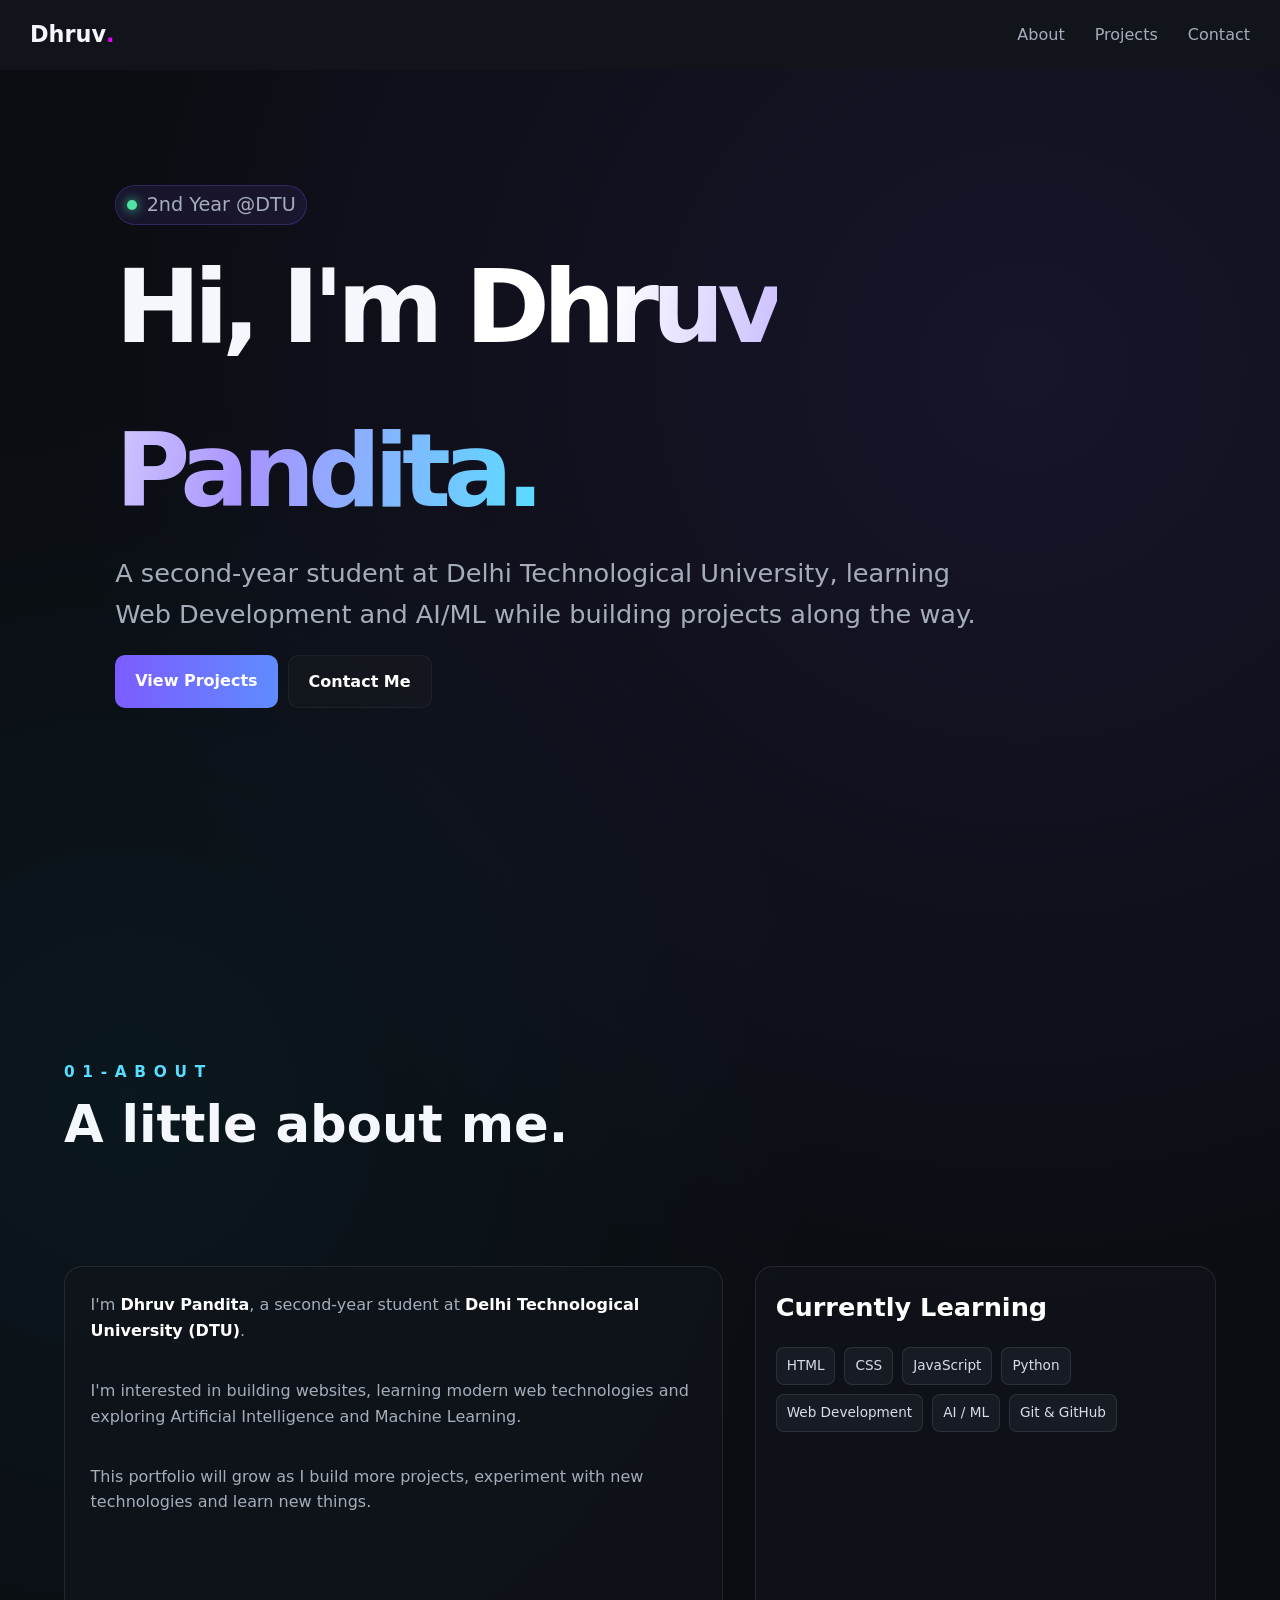
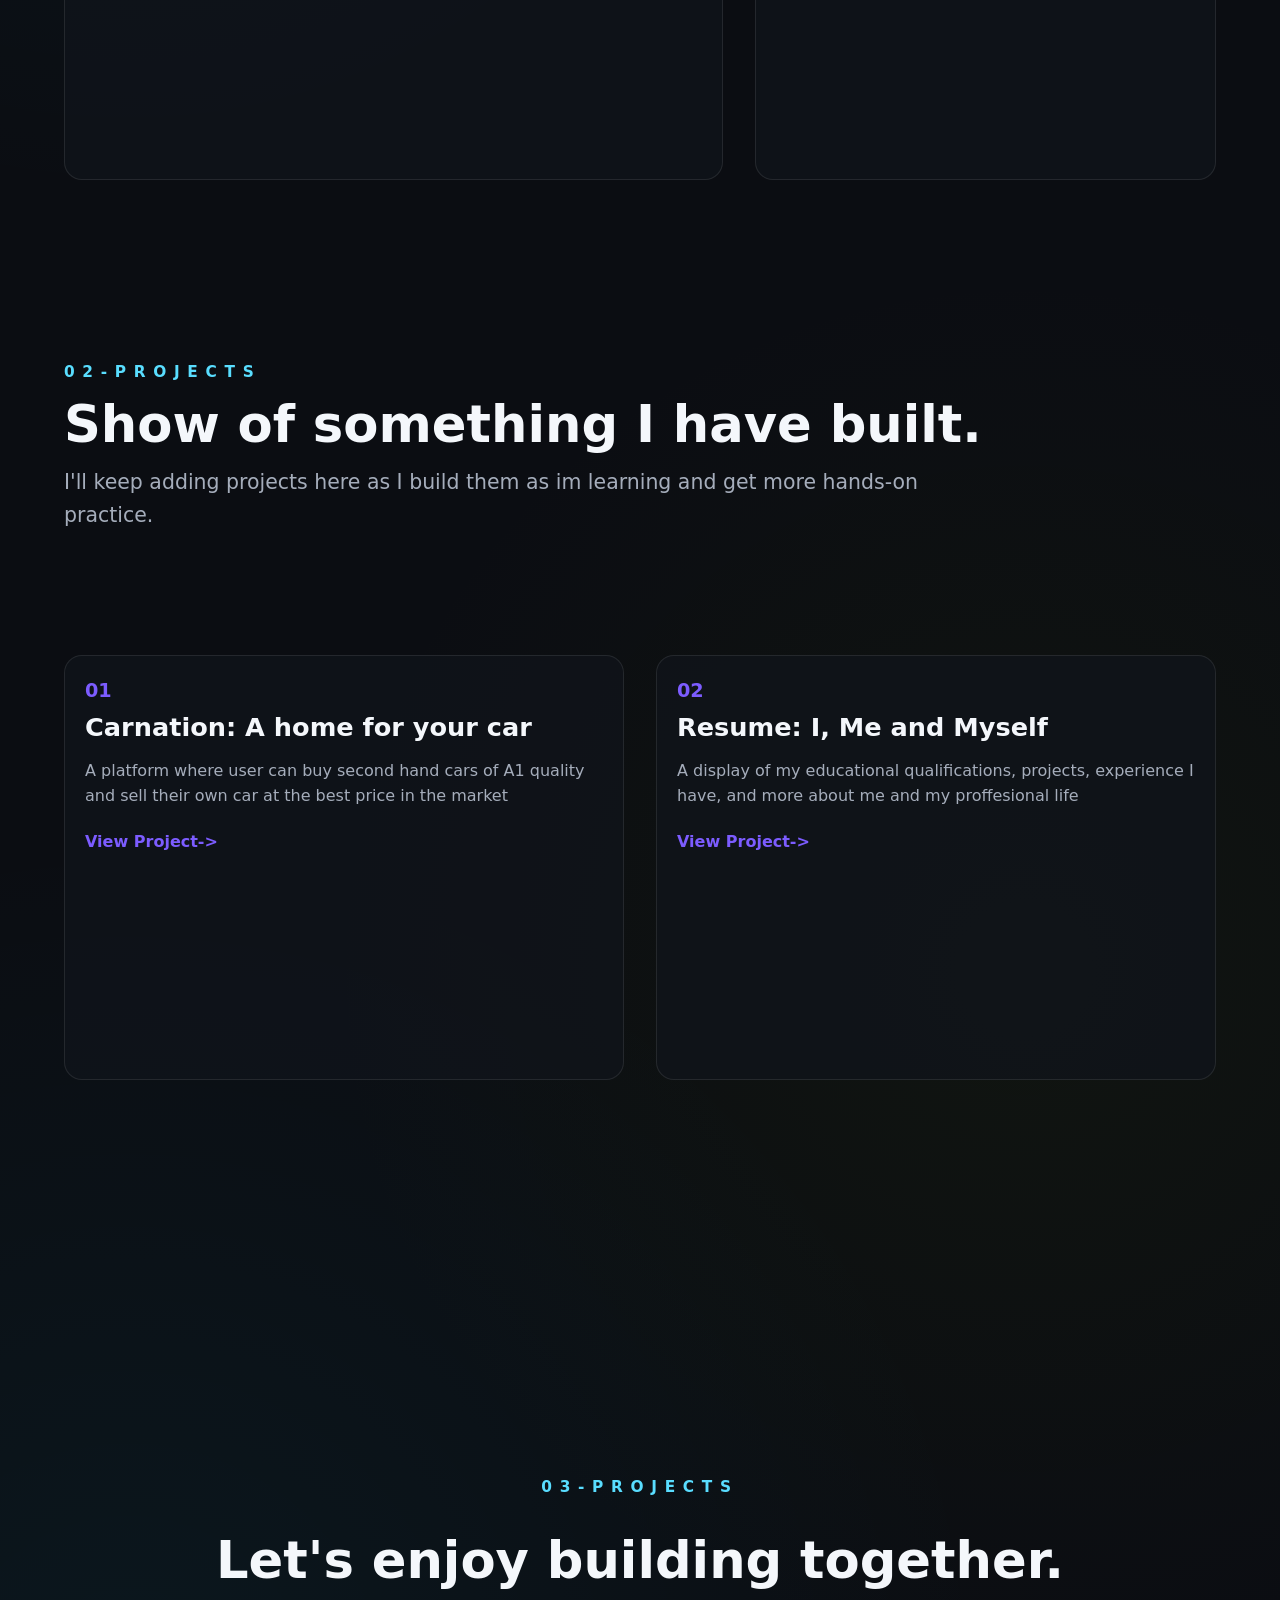
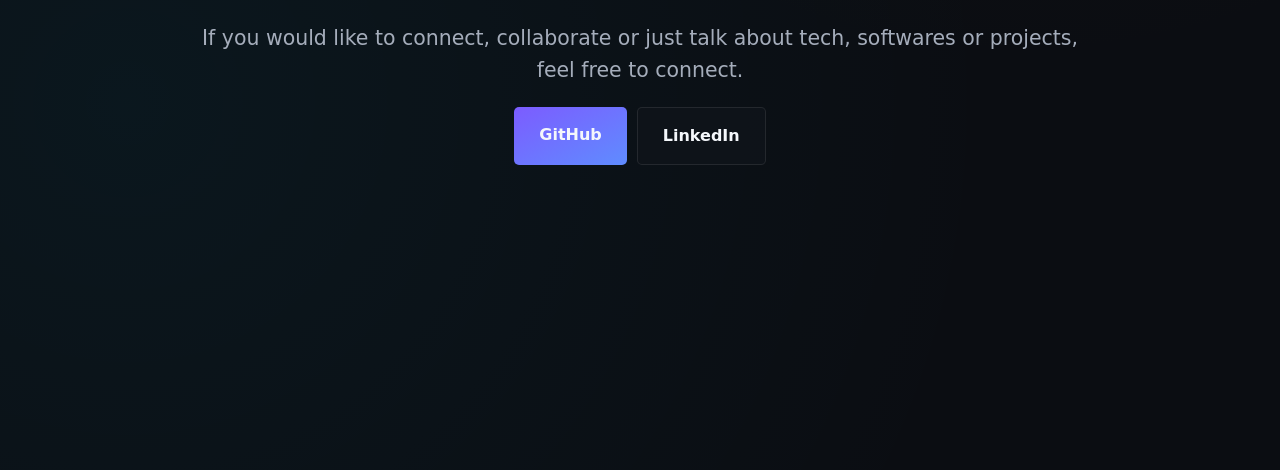
<file: index.html>
<!DOCTYPE html>
<html lang="en">
<head>
    <meta charset="UTF-8">
    <meta name="viewport" content="width=device-width, initial-scale=1.0">
    <title>Portfolio</title>
    <link rel="stylesheet" href="style.css">
</head>
<body>
    <nav id="navbar">
        <div>
            <h1>Dhruv<p style="color: rgb(234, 0, 255); display: inline;">.</p></h1>
        </div>
        <div id="navlist">
            <a href="#About">About</a>
            <a href="#Projects">Projects</a>
            <a href="#Contacts">Contact</a>
        </div>
    </nav>
    <div id="Hero">
        <div id="herocontent">
            <div id="eyebrow">
                <span></span> 
                2nd Year @DTU
            </div>
            <div id="intro">
                <h1>Hi, I'm <span>Dhruv Pandita.</span></h1>
                <p>A second-year student at Delhi Technological University, learning Web Development and AI/ML while building projects along the way.</p>
            </div>
            <div id="buttons">
                <a href="#Projects" id="projectsbuttonhero">View Projects</a>
                <a href="#Contacts" id="contactsbuttonhero">Contact Me</a>
            </div>
        </div>
    </div>
    <div id="About">
        <div class="box abouttopic" style="grid-area: box1">
            <h2>01-ABOUT</h2>
            <h1>A little about me.</h1>
        </div>
        <div class="box aboutme" style="grid-area: box2">
            <p>I'm <b style="color: white;">Dhruv Pandita</b>, a second-year student at <b style="color: white;"">Delhi Technological University (DTU)</b>.</p>
            <p>I'm interested in building websites, learning modern web technologies and exploring Artificial Intelligence and Machine Learning.</p>
            <p>This portfolio will grow as I build more projects, experiment with new technologies and learn new things.</p>
        </div>
        <div class="skillbox box" style="grid-area: box3">
            <h1>Currently Learning</h1>
            <div class="skills">
                <span>HTML</span>
                <span>CSS</span>
                <span>JavaScript</span>
                <span>Python</span>
                <span>Web Development</span>
                <span>AI / ML</span>
                <span>Git & GitHub</span>
            </div>
        </div>
    </div>
    <div id="Projects">
        <div class="box projecttopic" style="grid-area: box1">
            <h2>02-PROJECTS</h2>
            <h1>Show of something I have built.</h1>
            <p class="section-intro">
                I'll keep adding projects here as I build them as im learning and get more hands-on practice.
            </p>
        </div>
        
        <div id="project1" class="projbox" style="grid-area: box2">
            <h2>01</h1>
            <h1>Carnation: A home for your car</h1>
            <p>A platform where user can buy second hand cars of A1 quality and sell their own car at the best price in the market</p>
            <a href="../carsproject/carnation_cars.html">View Project-></a>
        </div>
        <div id="project2" class="projbox" style="grid-area: box3">
            <h2>02</h1>
            <h1>Resume: I, Me and Myself</h1>
            <p>A display of my educational qualifications, projects, experience I have, and more about me and my proffesional life</p>
            <a href="https://dhruvpandita1502.github.io/Resume-Project/">View Project-></a>
        </div>
        <!--here i can now add more projects by just adding similar divs of same structure
         diff content and also by adding more grid boxes to the container in css file
         -->
    </div>
    <div id="Contacts">
        <h2>03-PROJECTS</h2>
        <h1>Let's enjoy building together.</h1>
        <p class="section-intro">
            If you would like to connect, collaborate or just talk about tech, softwares or projects, feel free to connect.
        </p>
        <div>
            <a href="https://github.com/dhruvpandita1502" id="github">GitHub</a>
            <a href="https://www.linkedin.com/in/dhruv-pandita-19783436b/" id="linkedin">LinkedIn</a>
        </div>
    </div>
</body>
</html>
</file>
<file: style.css>
:root {
  --bg: #0b0d12;
  --surface: #11141b;
  --surface-light: #171b24;

  --text: #f4f7fb;
  --muted: #a5adbb;

  --purple: #7c5cff;
  --blue: #5f8cff;
  --cyan: #00d4ff;

  --border: rgba(255, 255, 255, 0.09);

  --max-width: 1050px;
}

/* =========================
   RESET
   ========================= */

* {
  margin: 0;
  padding: 0;
  box-sizing: border-box;
}

html {
  scroll-behavior: smooth;
}

body {
  font-family:
    Inter,
    ui-sans-serif,
    system-ui,
    -apple-system,
    BlinkMacSystemFont,
    "Segoe UI",
    sans-serif;

  background:
    radial-gradient(
      circle at 80% 10%,
      rgba(124, 92, 255, 0.1),
      transparent 28%
    ),
    radial-gradient(
      circle at 10% 30%,
      rgba(0, 212, 255, 0.05),
      transparent 25%
    ),
    radial-gradient(
      circle at 80% 70%,
      rgba(65, 89, 0, 0.1),
      transparent 25%
    ),
    radial-gradient(
      circle at 10% 90%,
      rgba(0, 212, 255, 0.05),
      transparent 25%
    ),
    var(--bg);

  color: var(--text);
  line-height: 1.6;
}
a{
    text-decoration: none;
}
#navbar h1{
    font-size: 1.4em;
    font-weight: bold;

}
#navbar{
    background-color: #11141b;
    display: flex;
    backdrop-filter: blur(16px);
    justify-content: space-between;
    align-items: center;
    padding: 0px 30px;
    min-height: 70px;
    position:sticky;
    top: 0;
}
#navlist{
    display: flex;
    gap: 30px;
}
#navlist a{
    color: var(--muted);
}
#navlist a:hover{
    color: #f4f7fb;
}

#Hero{
    height: 100vh;
    display: flex;
}
#herocontent{
    padding: 9vw;
    display: flex;
    flex-direction: column;
}
#eyebrow{
    border: 1px solid rgba(124, 92, 255, 0.25);
    display: flex;
    justify-content: center;
    align-items: center;
    gap: 10px;
    font-size: 1.5vw;
    height: 40px;
    width: 15vw;
    padding: 10px;
    background-color: rgba(125, 92, 255, 0.103);
    border-radius: 20px;
    color: var(--muted);
}
#eyebrow span{
    display: inline-block;
    width: 7px;
    height: 7px;
    padding: 5px;
    border-radius: 50%;

    background: #50e3a4;
    box-shadow: 0 0 12px #50e3a4;
}
#intro h1{
    font-size: 8vw;
    letter-spacing: -0.07em;
}
#intro h1 span{
    background: linear-gradient(
        100deg,
        #ffffff 20%,
        #a894ff 60%,
        #59ddff
    );

    -webkit-background-clip: text;
    background-clip: text;
    color: transparent;
}
#intro p{
    display: inline-block;
    width: 70vw;
    color: var(--muted);
    font-size: 2vw;
}
#buttons{
    display: flex;
    padding: 20px 0px;
    gap: 10px;
}
#buttons a{
    color: #ffffff;
    font-weight: bold;
    border-radius: 10px;
    padding: 13px 20px;
}
#buttons a:hover{
    transform: translateY(-2px);
}
#projectsbuttonhero{
    background: linear-gradient(to right,var(--purple),var(--blue));
    transition:
        transform 0.2s ease,
        border-color 0.2s ease;
}
#contactsbuttonhero{
    background-color: rgba(43, 43, 43, 0.2);
    border:1px solid rgba(83, 83, 83, 0.2);
    transition:
        transform 0.2s ease,
        border-color 0.3s ease;
}
#contactsbuttonhero:hover{
    border:1px solid rgba(111, 37, 201, 0.8);
}



#About{
    height: 100vh;
    display: grid;
    padding: 7vw 5vw;
    grid-template-columns: repeat(12,1fr);
    grid-template-rows: 1fr 2.5fr;

    column-gap:2em;
    grid-template-areas: "box1 box1 box1 box1 box1 box1 box1 box1 box1 box1 box1 box1"
                         "box2 box2 box2 box2 box2 box2 box2 box3 box3 box3 box3 box3";
}
.abouttopic h2{
    color: #59ddff;
    font-size: 1.2vw;
    letter-spacing: 0.5em;
    font-weight: bolder;
}
.abouttopic h1{
    font-size: 4vw;
}
.aboutme{
    padding: 2vw;
    display: flex;
    flex-direction: column;
    gap: 7.5%;
    background: rgba(17, 20, 27, 0.75);
    color: var(--muted);
    border: 1px solid var(--border);
    border-radius: 18px;
}
.skills{
    
    display: flex;
    flex-wrap: wrap;
    gap: 9px;
    align-items: flex-start;
}
.skillbox{
    background: rgba(17, 20, 27, 0.75);
    color: var(--muted);
    border: 1px solid var(--border);
    border-radius: 18px;
    padding: 20px;
}
.skillbox h1{
    color: #ffffff;
    font-weight: bold;
    font-size: 2vw;
    padding-bottom: 20px ;
}
.skills span{
    padding: 7px 10px;
    
    background: var(--surface-light);

    border: 1px solid var(--border);
    border-radius: 8px;

    color: #d8dde7;
    
    font-size: 0.85rem;
}

#Projects{
    height: 100vh;
    display: grid;
    padding: 7vw 5vw;
    grid-template-columns: repeat(12,1fr);
    grid-template-rows: 1.5fr 2.5fr;

    column-gap:2em;
    row-gap: 40px;
    grid-template-areas: "box1 box1 box1 box1 box1 box1 box1 box1 box1 box1 box1 box1"
                         "box2 box2 box2 box2 box2 box2 box3 box3 box3 box3 box3 box3";
}
.projecttopic h2{
    color: #59ddff;
    font-size: 1.2vw;
    letter-spacing: 0.5em;
    font-weight: bolder;
}
.projecttopic h1{
    font-size: 4vw;
}
.section-intro{
    display: inline-block;
    width: 70vw;
    color: var(--muted);
    font-size: 1.6vw;
}
.projbox{
    background: rgba(17, 20, 27, 0.75);
    color: var(--muted);
    border: 1px solid var(--border);
    border-radius: 18px;
    padding: 20px;
    display: flex;
    flex-direction: column;
    transition:
        transform 0.3s ease,
        border-color 0.3s ease;
}
.projbox:hover{
    border-color: #7c5cff;
    transform: translate(0px,-5px);
}
.projbox h2{
    color: #7c5cff;
    font-weight: bold;
    font-size: 1.5vw;
}
.projbox h1{
    color: #f4f7fb;
    font-weight: bold;
    font-size: 2vw;
}
.projbox p{
    padding-top: 10px;
}
.projbox a{
    margin-top: 20px;
    text-decoration: none;
    color: #7c5cff;
    font-weight: bold;
}

#Contacts{
    display: flex;
    height: 100vh;
    flex-direction: column;
    align-items: center;
    justify-content: center;
    gap: 20px;
    text-align: center;
}
#Contacts h2{
    color: #59ddff;
    font-size: 1.2vw;
    letter-spacing: 0.5em;
    font-weight: bolder;
}
#Contacts h1{
    font-size: 4vw;
}
#Contacts div{
    display: flex;
    flex-direction: row;
    gap: 10px;
}
#Contacts a{
    text-decoration: none;
    color: #f4f7fb;
    font-weight: bold;
    padding: 15px 25px;
    border-radius: 5px;
}
#github{
    background: linear-gradient(to bottom right,var(--purple),var(--blue));
}
#linkedin{
    background: rgba(17, 20, 27, 0.75);
    color: var(--muted);
    border: 1px solid var(--border);
    border-radius: 5px;
}
</file>
